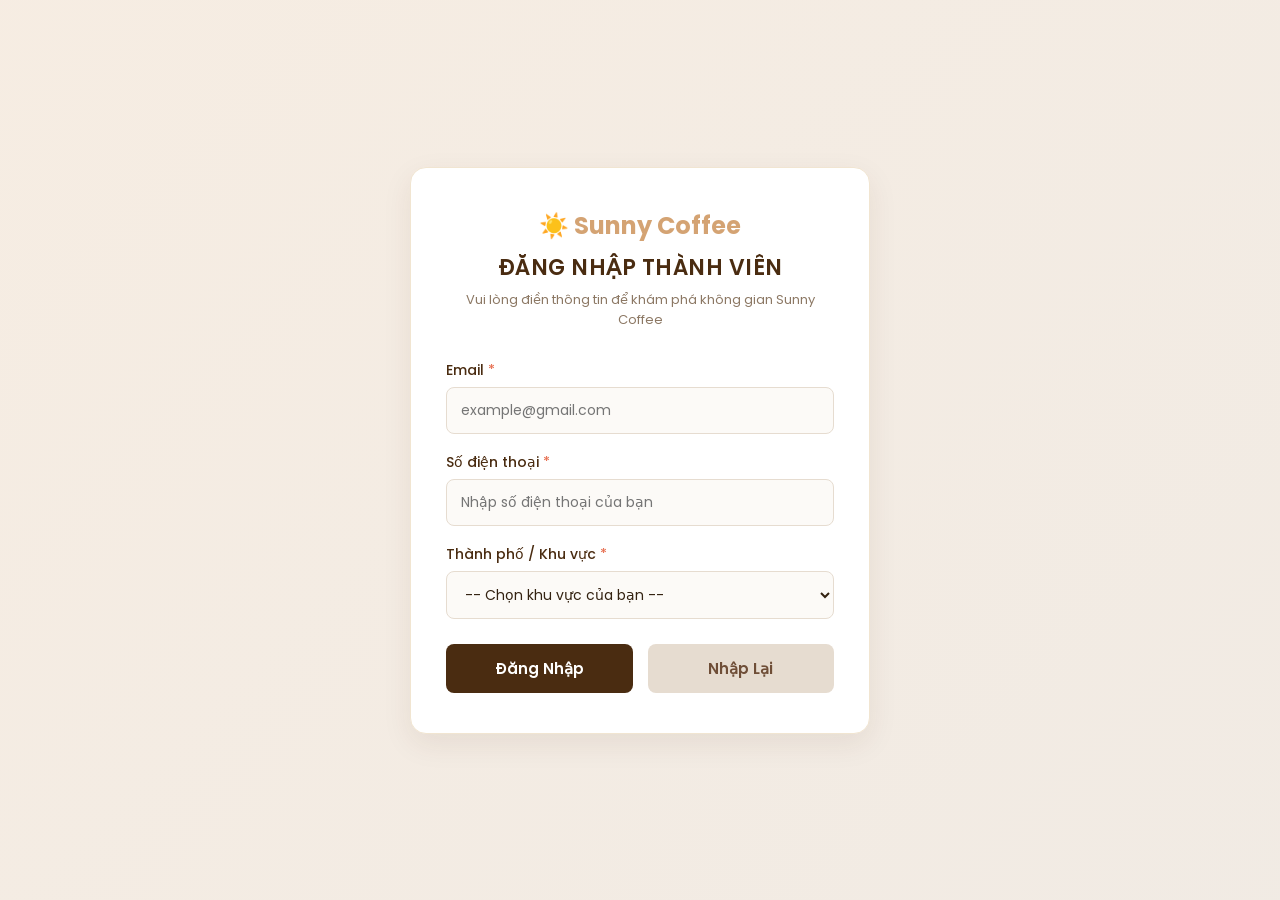
<file: index.html>
<!doctype html>
<html lang="en">
  <head>
    <meta charset="UTF-8" />
    <meta name="viewport" content="width=device-width, initial-scale=1.0" />
    <title>Sunny Coffee</title>
    <link rel="stylesheet" href="css/style.css" />
    <script>
      if (sessionStorage.getItem("isLoggedIn") !== "true") {
        // alert("Vui lòng đăng nhập thông tin để truy cập website Sunny Coffee!");
        window.location.href = "login.html";
      }
    </script>
  </head>
  <body>
    <div class="container">
      <header>
        <div class="logo">Sunny Coffee</div>

        <nav>
          <a href="index.html">Home</a>
          <a href="products.html">Products</a>
          <a href="cart.html" class="btn"> 🛒 View Cart </a>

          <a href="./login.html">LogOut</a>
        </nav>
      </header>

      <!-- HERO -->
      <section class="hero">
        <div class="hero-content">
          <h1>Welcome to Sunny Coffee</h1>

          <p>Fresh coffee and sweet moments every day.</p>

          <p>
            We serve high quality coffee, delicious cakes, and a warm atmosphere
            that feels like home.
          </p>

          <button>Explore Our Menu</button>
        </div>

        <div class="hero-image">
          <img src="./images/a5.png" alt="" />
        </div>
      </section>

      <!-- ABOUT -->
      <section class="about">
        <div>
          <h2>About Us</h2>

          <p>
            Sunny Coffee was founded with a simple idea: make every day brighter
            with great coffee and kind service.
          </p>

          <p>
            We carefully select our beans, bake fresh cakes daily, and create a
            cozy space for you to relax.
          </p>
        </div>

        <div>
          <img src="./images/a7.jpg" alt="" />
        </div>
      </section>

      <!-- WHY CHOOSE US -->
      <section class="why-us">
        <h2>Why Choose Us</h2>

        <div class="features">
          <div class="feature">
            <img src="./images/cf1.jpg" />
            <div>
              <h3>Quality Coffee</h3>
              <p>Premium beans for every cup.</p>
            </div>
          </div>

          <div class="feature">
            <img src="./images/cf2.webp" />
            <div>
              <h3>Fresh Cakes</h3>
              <p>Baked fresh every day.</p>
            </div>
          </div>

          <div class="feature">
            <img src="./images/cf3.avif" />
            <div>
              <h3>Cozy Atmosphere</h3>
              <p>Warm and comfortable place.</p>
            </div>
          </div>
        </div>
      </section>

      <!-- MENU -->
      <section class="menu">
        <h2>Popular Menu</h2>

        <div class="menu-grid">
          <div class="card">
            <img src="./images/5bef4feee2a34.jpg" />
            <h3>Americano</h3>
            <p>$2.50</p>
          </div>

          <div class="card">
            <img
              src="./images/pngtree-cake-vector-illustration-isolated-on-white-background-cake-clip-art-png-image_5067255.jpg"
            />
            <h3>Latte</h3>
            <p>$3.50</p>
          </div>

          <div class="card">
            <img
              src="./images/pngtree-cute-cake-vector-illustration-png-image_4178685.jpeg"
            />
            <h3>Cappuccino</h3>
            <p>$3.50</p>
          </div>

          <div class="card">
            <img src="./images/images (1).jpeg" />
            <h3>Chocolate Cake</h3>
            <p>$4.00</p>
          </div>

          <div class="card">
            <img
              src="./images/pngtree-cute-cake-vector-illustration-png-image_4178685.jpeg"
            />
            <h3>Cheesecake</h3>
            <p>$4.50</p>
          </div>

          <div class="card">
            <img
              src="./images/pngtree-cake-vector-illustration-isolated-on-white-background-cake-clip-art-png-image_5067255.jpg"
            />
            <h3>Muffin</h3>
            <p>$2.75</p>
          </div>
        </div>
      </section>

      <!-- GALLERY -->
      <section class="gallery">
        <h2>Gallery</h2>

        <div class="gallery-grid">
          <img src="./images/a1.jpg" />
          <img src="./images/a2.jpg" />
          <img src="./images/a3.jpg" />
        </div>
      </section>

      <!-- REVIEW -->
      <section class="reviews">
        <h2>What Our Customers Say</h2>

        <div class="review-grid">
          <div class="review">
            ⭐⭐⭐⭐⭐
            <p>Best coffee in town! I love the cozy vibe.</p>
            <strong>- Sarah M.</strong>
          </div>

          <div class="review">
            ⭐⭐⭐⭐⭐
            <p>Cakes are amazing and always fresh.</p>
            <strong>- James L.</strong>
          </div>

          <div class="review">
            ⭐⭐⭐⭐⭐
            <p>Great service and excellent coffee.</p>
            <strong>- Emily R.</strong>
          </div>
        </div>
      </section>

      <!-- CONTACT -->
      <section class="contact">
        <div>
          <h2>Contact Us</h2>

          <form>
            <input type="text" placeholder="Your Name" />

            <input type="email" placeholder="Email Address" />

            <input type="text" placeholder="Subject" />

            <textarea rows="5" placeholder="Message"></textarea>

            <button type="submit">Send Message</button>
          </form>
        </div>

        <div class="contact-info">
          <p>📍 123 Coffee Street</p>

          <p>📞 (555) 123-4567</p>

          <p>✉ hello@sunnycoffee.com</p>

          <p>🕒 Mon - Fri: 7AM - 7PM</p>
        </div>
      </section>

      <!-- FOOTER -->
      <footer>
        <div>
          <h3>About Sunny Coffee</h3>
          <p>We are passionate about coffee and creating happy moments.</p>
        </div>

        <div>
          <h3>Quick Links</h3>
          <p>Home</p>
          <p>Menu</p>
          <p>Gallery</p>
          <p>Contact</p>
        </div>

        <div>
          <h3>Contact Info</h3>
          <p>123 Coffee Street</p>
          <p>(555) 123-4567</p>
          <p>hello@sunnycoffee.com</p>
        </div>
      </footer>
    </div>
  </body>
</html>
</file>
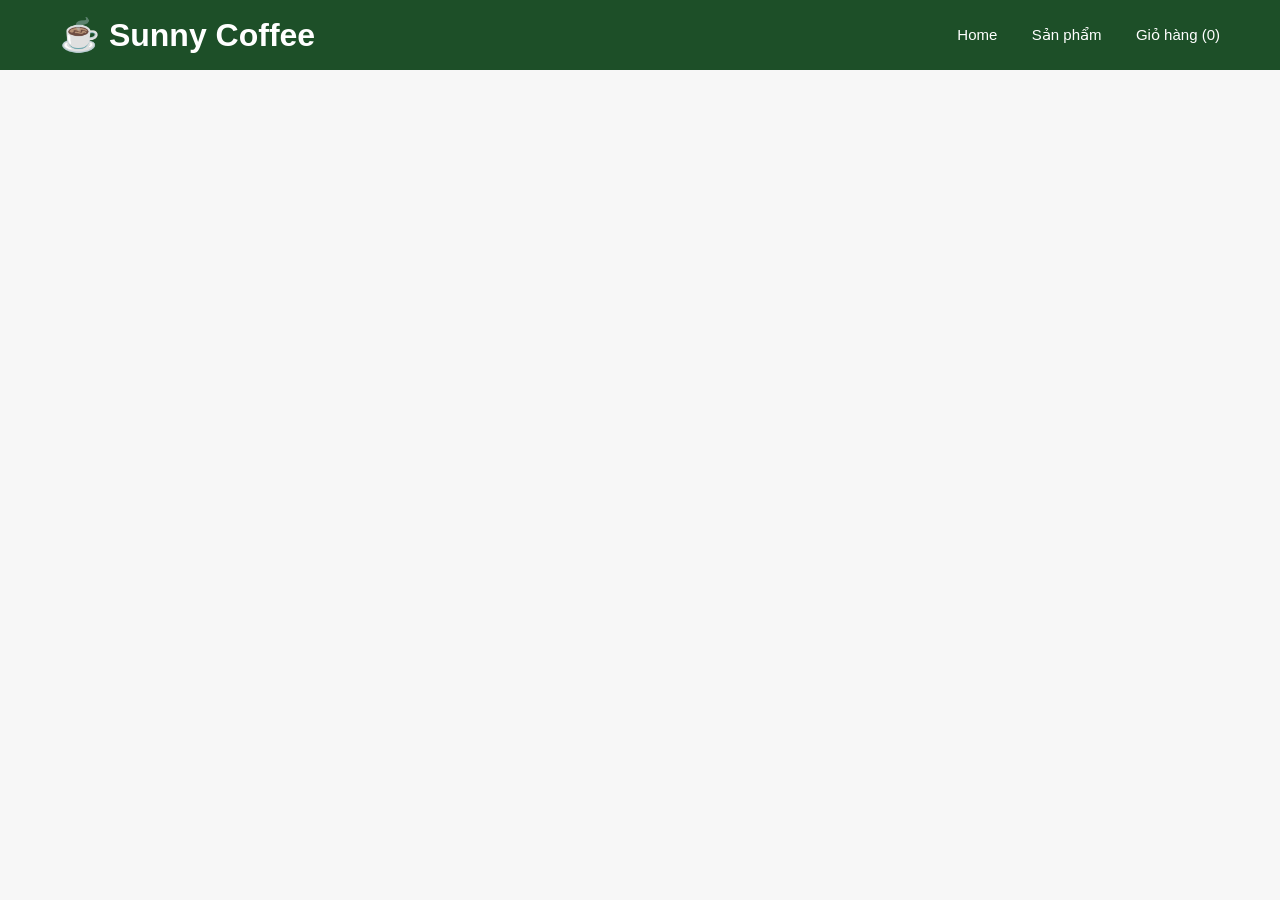
<file: category.html>
<!doctype html>
<html lang="vi">
  <head>
    <meta charset="UTF-8" />

    <meta name="viewport" content="width=device-width, initial-scale=1.0" />

    <title>Danh mục</title>

    <link rel="stylesheet" href="css/products.css" />
  </head>

  <body>
    <header class="shop-header">
      <h1>☕ Sunny Coffee</h1>

      <nav>
        <a href="index.html">Home</a>

        <a href="products.html">Sản phẩm</a>

        <a href="cart.html">Giỏ hàng (<span id="cartCount">0</span>) </a>
      </nav>
    </header>

    <main>
      <div class="product-grid" id="products"></div>
    </main>

    <script src="Js/category.js"></script>
    <script src="Js/common.js"></script>
  </body>
</html>
</file>
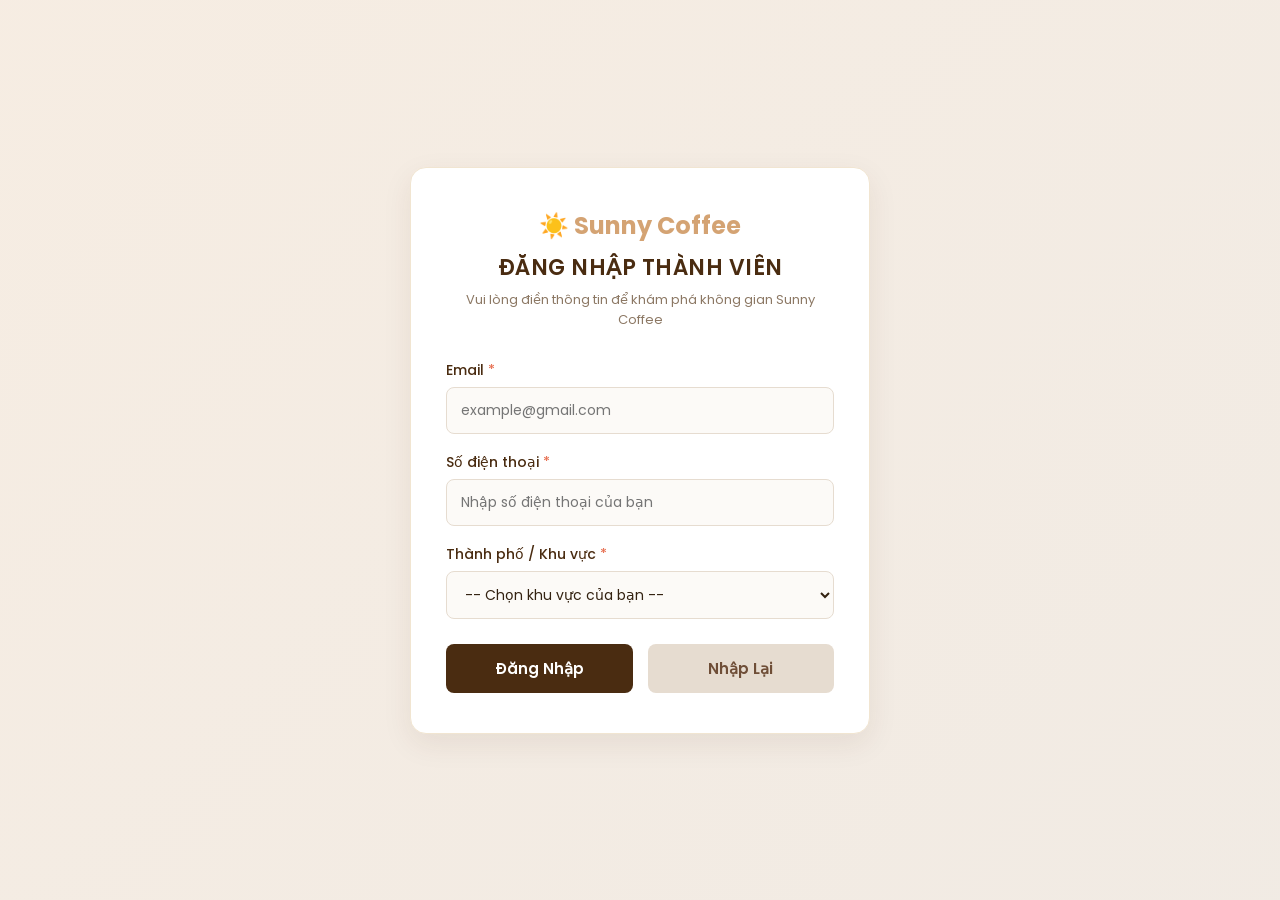
<file: login.html>
<!doctype html>
<html lang="vi">
  <head>
    <meta charset="UTF-8" />
    <meta name="viewport" content="width=device-width, initial-scale=1.0" />
    <title>Sunny Coffee - Đăng Nhập & Đăng Ký</title>
    <link rel="stylesheet" href="./css/style-login.css" />
    <!-- <script src="./Js/login.js" /> -->
  </head>
  <body>
    <div class="login-container">
      <div class="login-header">
        <div class="logo">☀️ Sunny Coffee</div>
        <h2>ĐĂNG NHẬP THÀNH VIÊN</h2>
        <p>Vui lòng điền thông tin để khám phá không gian Sunny Coffee</p>
      </div>

      <form id="loginForm">
        <!-- <div class="form-group">
          <label for="name">Họ và tên <span class="required">*</span></label>
          <input
            type="text"
            id="name"
            placeholder="Nhập họ và tên của bạn"
            required
          />
        </div> -->

        <div class="form-group">
          <label for="email">Email <span class="required">*</span></label>
          <input
            type="email"
            id="email"
            placeholder="example@gmail.com"
            required
          />
        </div>

        <div class="form-group">
          <label for="phone"
            >Số điện thoại <span class="required">*</span></label
          >
          <input
            type="tel"
            id="phone"
            placeholder="Nhập số điện thoại của bạn"
            required
          />
        </div>

        <div class="form-group">
          <label for="city"
            >Thành phố / Khu vực <span class="required">*</span></label
          >
          <select id="city" required>
            <option value="" disabled selected>
              -- Chọn khu vực của bạn --
            </option>
            <option value="Hồ Chí Minh">TP. Hồ Chí Minh</option>
            <option value="Hà Nội">Hà Nội</option>
            <option value="Đà Nẵng">Đà Nẵng</option>
            <option value="Cần Thơ">Cần Thơ</option>
            <option value="Hải Phòng">Hải Phòng</option>
          </select>
        </div>

        <!-- <div class="form-group">
          <label for="message">Lời nhắn / Ghi chú</label>
          <textarea
            id="message"
            rows="3"
            placeholder="Lời nhắn hoặc yêu cầu đặc biệt của bạn..."
          ></textarea>
        </div> -->

        <div class="form-actions">
          <button type="submit" class="btn-submit">Đăng Nhập</button>
          <button type="reset" class="btn-reset">Nhập Lại</button>
        </div>
      </form>
      <div id="alertMessage" class="alert-message"></div>
    </div>

    <scrip src="./db/users.json"></scrip>
    <script src="./Js/login.js"></script>
  </body>
</html>
</file>
<file: css/style.css>
* {
  margin: 0;
  padding: 0;
  box-sizing: border-box;
}

body {
  background: #ececec;
  font-family: Arial, sans-serif;
}

.container {
  max-width: 1200px;
  margin: 20px auto;
  background: white;
  border: 1px solid #ddd;
}

header {
  background: #f5e8d7;
  padding: 20px 50px;

  display: flex;
  justify-content: space-between;
  align-items: center;
}

.logo {
  font-size: 36px;
  font-weight: bold;
}

nav a {
  text-decoration: none;
  color: #333;
  margin-left: 30px;
}

.hero {
  display: grid;
  grid-template-columns: 1fr 1fr;
  padding: 60px;
  align-items: center;
}

.hero h1 {
  font-size: 52px;
  margin-bottom: 20px;
}

.hero p {
  margin-bottom: 15px;
  line-height: 1.6;
}

.hero button {
  background: #ff8c00;
  color: white;
  border: none;
  padding: 14px 25px;
  border-radius: 5px;
  cursor: pointer;
}

.hero-image img {
  width: 100%;
}

.about {
  background: #fdf4e8;
  padding: 60px;

  display: grid;
  grid-template-columns: 1fr 1fr;
  gap: 40px;
  align-items: center;
}

.about img {
  width: 100%;
}

.why-us {
  padding: 60px;
}

.why-us h2 {
  text-align: center;
  margin-bottom: 30px;
}

.features {
  display: grid;
  grid-template-columns: repeat(3, 1fr);
  gap: 20px;
}

.feature {
  border: 1px solid #eee;
  padding: 20px;

  display: flex;
  gap: 15px;
  align-items: center;
}

.feature img {
  width: 70px;
  height: 70px;
  border-radius: 50%;
  object-fit: cover;
}

.menu {
  background: #fdf4e8;
  padding: 60px;
}

.menu h2 {
  text-align: center;
  margin-bottom: 30px;
}

.menu-grid {
  display: grid;
  grid-template-columns: repeat(6, 1fr);
  gap: 20px;
}

.card {
  border: 1px solid #eee;
  padding: 15px;
  text-align: center;
  background: white;
}

.card img {
  width: 100px;
  height: 100px;
  object-fit: cover;
}

.card h3 {
  margin-top: 10px;
}

.card p {
  margin-top: 5px;
  color: #ff8c00;
  font-weight: bold;
}

.gallery {
  padding: 60px;
}

.gallery h2 {
  text-align: center;
  margin-bottom: 30px;
}

.gallery-grid {
  display: grid;
  grid-template-columns: repeat(3, 1fr);
  gap: 20px;
}

.gallery-grid img {
  width: 100%;
  height: 220px;
  object-fit: cover;
  border-radius: 8px;
}

.reviews {
  padding: 60px;
}

.reviews h2 {
  text-align: center;
  margin-bottom: 30px;
}

.review-grid {
  display: grid;
  grid-template-columns: repeat(3, 1fr);
  gap: 20px;
}

.review {
  border: 1px solid #eee;
  padding: 20px;
  text-align: center;
}

.review p {
  margin: 15px 0;
}

.contact {
  padding: 60px;

  display: grid;
  grid-template-columns: 2fr 1fr;
  gap: 40px;
}

.contact h2 {
  margin-bottom: 20px;
}

.contact form {
  display: flex;
  flex-direction: column;
}

.contact input,
.contact textarea {
  padding: 12px;
  margin-bottom: 10px;
  border: 1px solid #ccc;
}

.contact button {
  background: #ff8c00;
  color: white;
  border: none;
  padding: 14px;
  cursor: pointer;
}

.contact-info {
  border: 1px solid #eee;
  padding: 20px;
}

.contact-info p {
  margin-bottom: 15px;
}

footer {
  background: #f5e8d7;
  padding: 40px;

  display: grid;
  grid-template-columns: repeat(3, 1fr);
  gap: 30px;
}

footer h3 {
  margin-bottom: 15px;
}

@media (max-width: 768px) {
  .hero,
  .about,
  .contact,
  footer {
    grid-template-columns: 1fr;
  }

  .features,
  .gallery-grid,
  .review-grid {
    grid-template-columns: 1fr;
  }

  .menu-grid {
    grid-template-columns: repeat(2, 1fr);
  }

  header {
    flex-direction: column;
    gap: 15px;
  }
}
</file>
<file: css/products.css>
* {
  margin: 0;
  padding: 0;
  box-sizing: border-box;
}

body {
  background: #f7f7f7;
  font-family: Arial, Helvetica, sans-serif;
}

.shop-header {
  height: 70px;
  background: #1d4f28;
  display: flex;
  justify-content: space-between;
  align-items: center;
  padding: 0 60px;
}

.shop-header h1 {
  color: white;
}

.shop-header nav a {
  color: white;
  text-decoration: none;
  margin-left: 30px;
  font-size: 15px;
}

main {
  width: 1200px;
  margin: 40px auto;
}

.category-section {
  margin-bottom: 70px;
}

/* Banner */

.category-banner {
  background: #294f23;

  color: white;

  border-radius: 18px;

  padding: 30px 35px;

  display: flex;

  justify-content: space-between;

  align-items: center;

  margin-bottom: 25px;
}

.category-banner h2 {
  font-size: 30px;

  margin-bottom: 10px;
}

.category-banner p {
  opacity: 0.85;
  font-size: 15px;
}

.view-all-btn {
  color: white;

  text-decoration: none;

  background: rgba(255, 255, 255, 0.18);

  padding: 12px 22px;

  border-radius: 30px;

  transition: 0.3s;
}

.view-all-btn:hover {
  background: white;

  color: #2c4d24;
}

/* GRID */

.product-grid {
  display: grid;

  grid-template-columns: repeat(4, 1fr);

  gap: 24px;
}

/* CARD */

.product-card {
  background: white;

  border-radius: 18px;

  overflow: hidden;

  transition: 0.35s;

  box-shadow: 0 5px 20px rgba(0, 0, 0, 0.08);
}

.product-card:hover {
  transform: translateY(-8px);

  box-shadow: 0 12px 30px rgba(0, 0, 0, 0.15);
}

.product-card img {
  width: 100%;

  height: 250px;

  object-fit: cover;
}

.product-content {
  padding: 18px;
}

.product-content h3 {
  margin-bottom: 10px;

  font-size: 18px;

  color: #333;
}

.product-content p {
  color: #777;

  font-size: 13px;

  line-height: 22px;

  height: 50px;

  overflow: hidden;
}

.price {
  margin-top: 15px;

  font-size: 15px;

  color: #1b5e20;

  font-weight: bold;
}

.detail-btn {
  display: block;

  margin-top: 18px;

  text-align: center;

  background: #1b5e20;

  color: white;

  padding: 12px;

  border-radius: 10px;

  text-decoration: none;

  transition: 0.3s;
}

.detail-btn:hover {
  background: #2e7d32;
}

.search-box {
  width: 90%;
  max-width: 1200px;
  margin: 30px auto;
}

.search-box input {
  width: 100%;

  padding: 16px 20px;

  border: 1px solid #ddd;

  border-radius: 12px;

  font-size: 16px;

  outline: none;

  transition: 0.3s;
}

.search-box input:focus {
  border-color: #1b5e20;

  box-shadow: 0 0 8px rgba(27, 94, 32, 0.2);
}
</file>
<file: css/style-login.css>
@import url('https://fonts.googleapis.com/css2?family=Poppins:wght@300;400;500;600;700&display=swap');

* {
    box-sizing: border-box;
    margin: 0;
    padding: 0;
    font-family: 'Poppins', 'Segoe UI', Tahoma, Geneva, Verdana, sans-serif;
}

body {
    background-color: #FAF5EF;
    background-image: linear-gradient(135deg, rgba(212, 163, 115, 0.1) 0%, rgba(74, 44, 17, 0.05) 100%);
    display: flex;
    justify-content: center;
    align-items: center;
    min-height: 100vh;
    padding: 20px;
}

.login-container {
    background-color: #ffffff;
    border-radius: 16px;
    box-shadow: 0 10px 30px rgba(74, 44, 17, 0.08);
    width: 100%;
    max-width: 460px;
    padding: 40px 35px;
    border: 1px solid #F1E5D1;
}

.login-header {
    text-align: center;
    margin-bottom: 30px;
}

.login-header .logo {
    font-size: 24px;
    font-weight: 700;
    color: #D4A373;
    margin-bottom: 8px;
}

.login-header h2 {
    color: #4A2C11;
    font-size: 22px;
    font-weight: 600;
    letter-spacing: 0.5px;
    margin-bottom: 6px;
}

.login-header p {
    color: #8C7864;
    font-size: 13px;
}

.form-group {
    margin-bottom: 18px;
}

.form-group label {
    display: block;
    font-size: 14px;
    font-weight: 500;
    color: #4A2C11;
    margin-bottom: 6px;
}

.form-group label .required {
    color: #E76F51;
}

.form-group input, 
.form-group select, 
.form-group textarea {
    width: 100%;
    padding: 12px 14px;
    border: 1.5px solid #E6DCD0;
    border-radius: 8px;
    font-size: 14px;
    color: #332211;
    background-color: #FCFAF7;
    transition: all 0.3s ease;
    outline: none;
}

.form-group input:focus, 
.form-group select:focus, 
.form-group textarea:focus {
    border-color: #D4A373;
    background-color: #ffffff;
    box-shadow: 0 0 0 3px rgba(212, 163, 115, 0.15);
}

.form-group textarea {
    resize: none;
}

.form-actions {
    display: flex;
    gap: 15px;
    margin-top: 25px;
}

button {
    flex: 1;
    padding: 13px 20px;
    font-size: 15px;
    font-weight: 600;
    border: none;
    border-radius: 8px;
    cursor: pointer;
    transition: all 0.2s ease;
}

.btn-submit {
    background-color: #4A2C11;
    color: #ffffff;
}

.btn-submit:hover {
    background-color: #6F4E37;
    box-shadow: 0 4px 12px rgba(74, 44, 17, 0.15);
}

.btn-reset {
    background-color: #E6DCD0;
    color: #6F4E37;
}

.btn-reset:hover {
    background-color: #D4C5B3;
}

.alert-message {
    margin-top: 15px;
    padding: 12px;
    border-radius: 8px;
    font-size: 13.5px;
    text-align: center;
    display: none;
}

.alert-success {
    display: block;
    background-color: #E8F5E9;
    color: #2E7D32;
    border: 1px solid #C8E6C9;
}

.alert-error {
    display: block;
    background-color: #FFEBEE;
    color: #C62828;
    border: 1px solid #FFCDD2;
}
</file>
